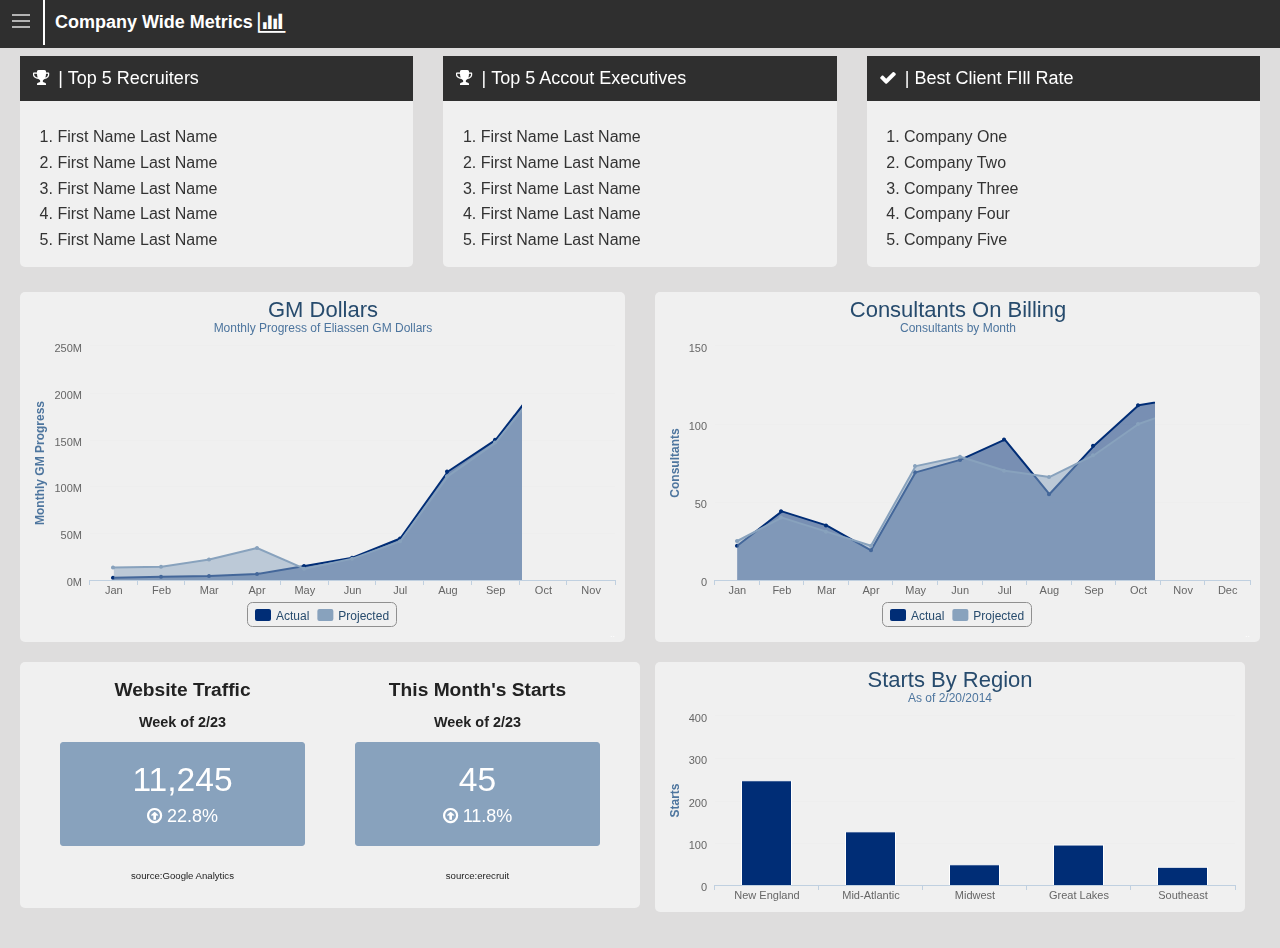
<file: Index.html>
<!doctype html>
<html class="no-js" lang="en">
  <head>
    <meta charset="utf-8" />
    <meta name="viewport" content="width=device-width, initial-scale=1.0" />
    <title>Eliassen Quick Outlook</title>
    <link rel="stylesheet" href="css/foundation.css" />
    <script src="js/vendor/modernizr.js"></script>
<link href="//netdna.bootstrapcdn.com/font-awesome/4.0.3/css/font-awesome.css" rel="stylesheet">
	
	<script type="text/javascript" src="http://ajax.googleapis.com/ajax/libs/jquery/1.8.2/jquery.min.js"></script>
   
		
		
		
		
		
		
		<!--GM DOLLARS CHART-->
		<script type="text/javascript">
$(function () {
        $('#gmcompany').highcharts({
            chart: {
                backgroundColor: '#F0F0F0',
                type: 'area'
            },
            title: {
                text: 'GM Dollars '
            },
            subtitle: {
                text: 'Monthly Progress of Eliassen GM Dollars'
            },
           xAxis: {
                categories: ['Jan', 'Feb', 'Mar', 'Apr', 'May', 'Jun', 'Jul', 'Aug', 'Sep', 'Oct', 'Nov', 'Dec']
            },
            yAxis: {
                gridLineColor: '#EEEEEE',
                
                title: {
                    text: 'Monthly GM Progress'
                },
                
                
            
            
                
                
                labels: {
                    formatter: function() {
                        return this.value / 1000000 +'M';
                    }
                }
            },
           tooltip: {
                formatter: function() {
                    return '<b>'+ this.series.name +'</b><br/>'+
                    this.x +': '+ this.y;
                }
            },
            plotOptions: {
                series: {
                fillOpacity: 0.50
            },
                area: {
                    pointStart:0,
                    marker: {
                        enabled: true,
                        symbol: 'circle',
                        radius: 2,
                        states: {
                            hover: {
                                enabled: true
                            }
                        }
                    }
                }
            },
            series: [{
                name: 'Actual',
                data: [2330495, 3405239, 4192814, 6419232, 14929316, 23826119, 44321512, 115936492, 149789352, 215274895, 230362876
                 ]
            }, {
                name: 'Projected',
                data: [
                 13304950, 14052390, 21928140, 34192320, 11929316, 22826119, 41321512, 110936492, 146789352, 210274895, 219362876
               ]
            }]
        });
    });
		</script>
		<!--END GM DOLLARS-->
		
		<!--START STARTS BY REGION-->
		<script type="text/javascript">
$(function () {
        $('#startsbyregion').highcharts({
            chart: {
                 backgroundColor: '#F0F0F0',
                type: 'column'
            },
            title: {
                text: 'Starts By Region'
            },
            subtitle: {
                text: 'As of 2/20/2014'
            },
            xAxis: {
                categories: ['New England', 'Mid-Atlantic', 'Midwest', 'Great Lakes', 'Southeast', 'National', 'Agile', 'Life Sciences'],
                title: {
                    text: null
                }
            },
            yAxis: {
                gridLineColor: '#EEEEEE',
                min: 0,
                title: {
                    text: 'Starts',
                    align: 'middle'
                },
                labels: {
                    overflow: 'justify'
                }
            },
            tooltip: {
                valueSuffix: ' Starts'
            },
            plotOptions: {
                bar: {
                    dataLabels: {
                        enabled: true
                    }
                }
            },
            legend: {
                layout: 'vertical',
                align: 'right',
                verticalAlign: 'top',
                x: -40,
                y: 100,
                floating: true,
                borderWidth: 1,
                backgroundColor: '#FFFFFF',
                shadow: true,
                enabled: false
            },
            credits: {
                enabled: false
            },
            series: [{
                name: '2014',
                data: [301, 155, 59, 115, 53]
            }]
        });
    });
    	</script>
<!--END STARTS BY REGION-->
		
	
	<!--Consultants On Billing CHART-->
		<script type="text/javascript">
$(function () {
        $('#conbilling').highcharts({
            chart:{
                backgroundColor: '#F0f0f0', 
                type: 'area'
            },
            
            title: {
                text: 'Consultants On Billing '
            },
            subtitle: {
                text: 'Consultants by Month'
            },
           xAxis: {
                categories: ['Jan', 'Feb', 'Mar', 'Apr', 'May', 'Jun', 'Jul', 'Aug', 'Sep', 'Oct', 'Nov', 'Dec']
            },
            yAxis: {
            gridLineColor: '#EEEEEE',
                title: {
                    text: 'Consultants'
                },
                labels: {
                    formatter: function() {
                        return this.value / 1 +' ';
                    }
                }
            },
           tooltip: {
                formatter: function() {
                    return '<b>'+ this.series.name +'</b><br/>'+
                    this.x +': '+ this.y;
                }
            },
            plotOptions: {
                series: {
                fillOpacity: 0.50
            },
                area: {
                    pointStart:0,
                    marker: {
                        enabled: true,
                        symbol: 'circle',
                        radius: 2,
                        states: {
                            hover: {
                                enabled: true
                            }
                        }
                    }
                }
            },
            series: [{
                name: 'Actual',
                data: [22, 44, 35, 19, 69, 77, 90, 55, 86, 112, 117, 122
                 ]
            }, {
                name: 'Projected',
                data: [
                 25, 40, 31, 22, 73, 79, 70, 66, 80, 100, 110, 136
               ]
            }]
        });
    });
		</script>
		<!--END consultants on billing-->
	
	

	<body>

	<div class="off-canvas-wrap">
  <div class="inner-wrap">
    <nav class="tab-bar">
      <section class="left-small">
        <a class="left-off-canvas-toggle menu-icon" ><span></span></a>
      </section>

      <section class="middle tab-bar-section">
                <h1 class="title">Company Wide Metrics <i class="fa fa-bar-chart-o fa-lg"></i></h1>

      </section>
    </nav>

    <aside class="left-off-canvas-menu">
      <ul class="off-canvas-list">
        <li><label>Menu</label></li>
    
        <li><a href="#"><i class="fa-fw fa fa-circle fa-1x"></i>&nbsp;Company Overview</a></li>
        <li> <a href="monthly-regional.html"><i class="fa-fw fa fa-map-marker fa-1x"></i>&nbsp;Monthly Regional</a></li>
        <li> <a href="weekly-regional.html"><i class="fa-fw fa fa-group fa-1x"></i> &nbsp;Weekly Regional</a></li>
        <li> <a href="weekly-regional.html"><i class="fa-fw fa fa-building-o fa-1x"></i>&nbsp;Monthly By Office</a></li>
        
      </ul>
    </aside>

    <section class="main-section">
	<!--END NAVIGATION CONTAINER-->
	
	
	
	
	
	
	
	
	
	<!--GRID CONTAINER-->
	
	<div class="large-12 columns" style="padding:5px;">
	
	
	
	<!--top performers-->
	<div class="large-4 columns">
    <div class="box">
      <h5><i class="fa-fw fa fa-trophy"></i>&nbsp;|&nbsp;Top 5 Recruiters</h5>

      <ol>
        <li>First Name Last Name</li>

        <li>First Name Last Name</li>

        <li>First Name Last Name</li>

        <li>First Name Last Name</li>

        <li>First Name Last Name</li>
      </ol>
    </div>
  </div>
    
    
	<div class="large-4 columns">
	    <div class="box">
      <h5><i class="fa-fw fa fa-trophy"></i>&nbsp;|&nbsp;Top 5 Accout Executives</h5>

      <ol>
        <li>First Name Last Name</li>

        <li>First Name Last Name</li>

        <li>First Name Last Name</li>

        <li>First Name Last Name</li>

        <li>First Name Last Name</li>
      </ol>
    </div>
	</div>
	
	
	<div class="large-4 columns">
	    <div class="box">
      <h5><i class="fa-fw fa fa-check"></i>&nbsp;|&nbsp;Best Client FIll Rate</h5>

      <ol>
        <li>Company One</li>

        <li>Company Two</li>

        <li>Company Three</li>

        <li>Company Four</li>

        <li>Company Five</li>
      </ol>
    </div>
	</div>
	
	
	
	
	<!--start first container-->
<div class="larger-12 columns" style="margin-bottom:5px; padding:0px;">
<div class="large-6 columns">
<div id="gmcompany" style="width:100%; height:350px; margin-top:5px;"></div>
</div>

 <div class="large-6 columns">
 	         <div id="conbilling" style="width:100%; height:350px; margin-top:5px;"></div>
 	     </div>


</div>

<!--end first container-->









<!--start second container -->
<div class="large-12 columns" style="padding:15px;">

    
    <!--start split container-->
    <div class="large-6 columns" style="background-color:#F0f0f0; border-radius:5px; margin-bottom:15px;">
    <div class="large-6 columns" style="padding:10px;">
    
    <div class="large-12 medium-12 columns" style="text-align:center;">
        <h3 class="itemname">Website Traffic</h3>
        <h4 class="itemweek">Week of 2/23</h4>
        <div class="panel">
        <h1 class="numbers">11,245</h1>  <h5><i class="fa fa-arrow-circle-o-up fa-1x"></i>&nbsp;22.8%</h5>
        </div>
        <small>source:Google Analytics</small>
        <br><br>
     </div>
    </div>

    
    
    
    
    <div class="large-6 columns" style="padding:10px;">

<div class="large-12 medium-12 columns" style="text-align:center;">

          <h3 class="itemname">This Month's Starts</h3>
        <h4 class="itemweek">Week of 2/23</h4>
        <div class="panel">
        <h1 class="numbers">45</h1>  <h5><i class="fa fa-arrow-circle-o-up fa-1x"></i>&nbsp;11.8%</h5>
        </div>
        <small>source:erecruit</small>
        <br>
        <br>
     </div>
     </div>
     </div>
     
<div class="large-6 medium-12 columns">
    
        <div id="startsbyregion" style="width:100%; height:250px;"></div>
       <br>
         </div>

         </div>
         <!--end second container-->
         	     
 	     </div><!--END GRID CONTAINER-->
 	      
 	     </section>

  <a class="exit-off-canvas"></a>
  </div>
</div>
 
 	  
 	     
 	  
 	     
 	     <script src="js/highcharts/highcharts.js"></script>
        <script src="js/foundation.min.js"></script>
    <script>
      $(document).foundation();
    </script>
    
    
    
  </body>
</html>
</file>
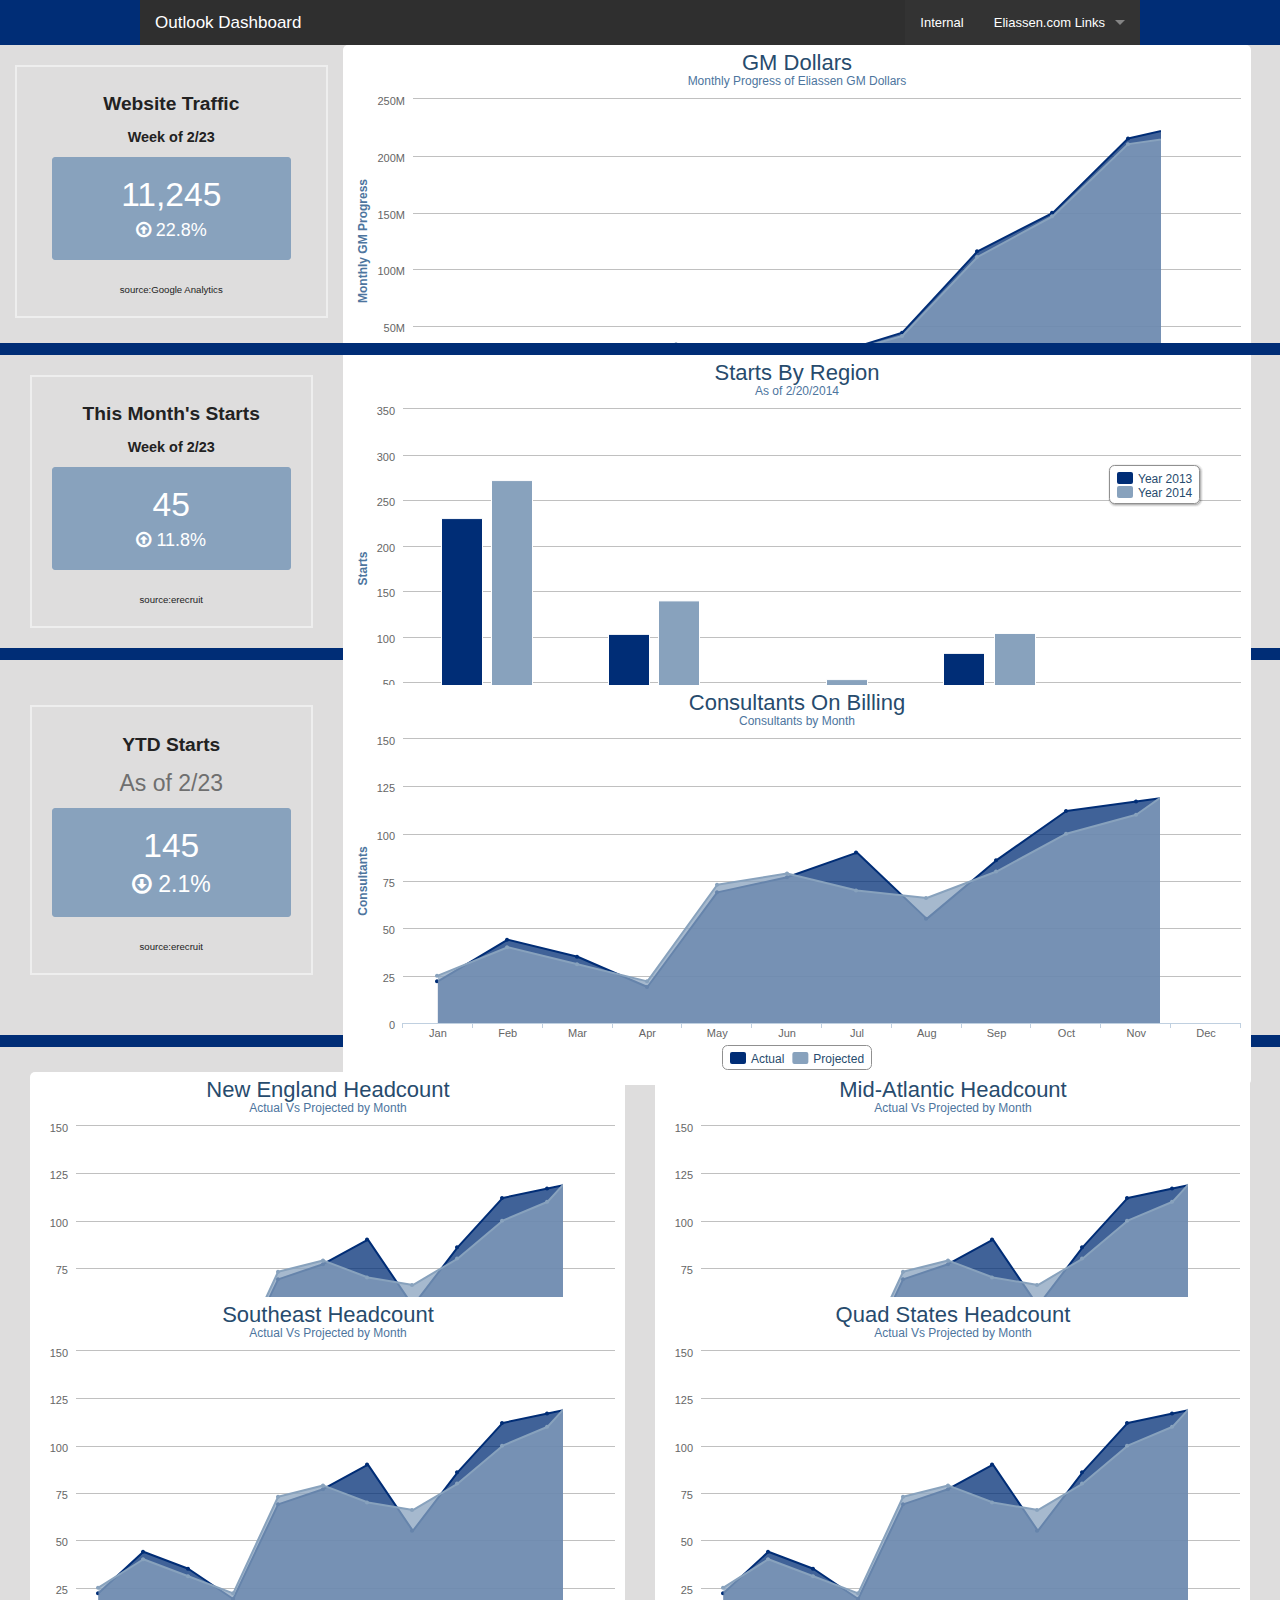
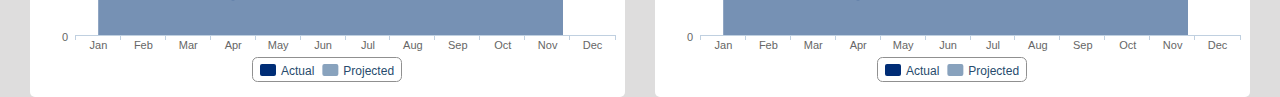
<file: index-Top-Bar.html>
<!doctype html>
<html class="no-js" lang="en">
  <head>
    <meta charset="utf-8" />
    <meta name="viewport" content="width=device-width, initial-scale=1.0" />
    <title>Eliassen Quick Outlook</title>
    <link rel="stylesheet" href="css/foundation.css" />
    <script src="js/vendor/modernizr.js"></script>
<link href="//netdna.bootstrapcdn.com/font-awesome/4.0.3/css/font-awesome.css" rel="stylesheet">
	
	<script type="text/javascript" src="http://ajax.googleapis.com/ajax/libs/jquery/1.8.2/jquery.min.js"></script>

		
		
		<!--GM DOLLARS CHART-->
		<script type="text/javascript">
$(function () {
        $('#gmcompany').highcharts({
            chart: {
                type: 'area'
            },
            title: {
                text: 'GM Dollars '
            },
            subtitle: {
                text: 'Monthly Progress of Eliassen GM Dollars'
            },
           xAxis: {
                categories: ['Jan', 'Feb', 'Mar', 'Apr', 'May', 'Jun', 'Jul', 'Aug', 'Sep', 'Oct', 'Nov', 'Dec']
            },
            yAxis: {
                title: {
                    text: 'Monthly GM Progress'
                },
                labels: {
                    formatter: function() {
                        return this.value / 1000000 +'M';
                    }
                }
            },
           tooltip: {
                formatter: function() {
                    return '<b>'+ this.series.name +'</b><br/>'+
                    this.x +': '+ this.y;
                }
            },
            plotOptions: {
                area: {
                    pointStart:0,
                    marker: {
                        enabled: true,
                        symbol: 'circle',
                        radius: 2,
                        states: {
                            hover: {
                                enabled: true
                            }
                        }
                    }
                }
            },
            series: [{
                name: 'Actual',
                data: [2330495, 3405239, 4192814, 6419232, 14929316, 23826119, 44321512, 115936492, 149789352, 215274895, 230362876
                 ]
            }, {
                name: 'Projected',
                data: [
                 13304950, 14052390, 21928140, 34192320, 11929316, 22826119, 41321512, 110936492, 146789352, 210274895, 219362876
               ]
            }]
        });
    });
		</script>
		<!--END GM DOLLARS-->
		
		<!--START STARTS BY REGION-->
		<script type="text/javascript">
$(function () {
        $('#startsbyregion').highcharts({
            chart: {
                type: 'column'
            },
            title: {
                text: 'Starts By Region'
            },
            subtitle: {
                text: 'As of 2/20/2014'
            },
            xAxis: {
                categories: ['New England', 'Mid-Atlantic', 'Midwest', 'Great Lakes', 'Southeast', 'National', 'Agile', 'Life Sciences'],
                title: {
                    text: null
                }
            },
            yAxis: {
                min: 0,
                title: {
                    text: 'Starts',
                    align: 'middle'
                },
                labels: {
                    overflow: 'justify'
                }
            },
            tooltip: {
                valueSuffix: ' Starts'
            },
            plotOptions: {
                bar: {
                    dataLabels: {
                        enabled: true
                    }
                }
            },
            legend: {
                layout: 'vertical',
                align: 'right',
                verticalAlign: 'top',
                x: -40,
                y: 100,
                floating: true,
                borderWidth: 1,
                backgroundColor: '#FFFFFF',
                shadow: true
            },
            credits: {
                enabled: false
            },
            series: [{
                name: 'Year 2013',
                data: [254, 114, 52, 91, 29]
            }, {
                name: 'Year 2014',
                data: [301, 155, 59, 115, 53]
            }]
        });
    });
    	</script>
<!--END STARTS BY REGION-->
		
	
	<!--Consultants On Billing CHART-->
		<script type="text/javascript">
$(function () {
        $('#conbilling').highcharts({
            chart: {
                type: 'area'
            },
            title: {
                text: 'Consultants On Billing '
            },
            subtitle: {
                text: 'Consultants by Month'
            },
           xAxis: {
                categories: ['Jan', 'Feb', 'Mar', 'Apr', 'May', 'Jun', 'Jul', 'Aug', 'Sep', 'Oct', 'Nov', 'Dec']
            },
            yAxis: {
                title: {
                    text: 'Consultants'
                },
                labels: {
                    formatter: function() {
                        return this.value / 1 +' ';
                    }
                }
            },
           tooltip: {
                formatter: function() {
                    return '<b>'+ this.series.name +'</b><br/>'+
                    this.x +': '+ this.y;
                }
            },
            plotOptions: {
                area: {
                    pointStart:0,
                    marker: {
                        enabled: true,
                        symbol: 'circle',
                        radius: 2,
                        states: {
                            hover: {
                                enabled: true
                            }
                        }
                    }
                }
            },
            series: [{
                name: 'Actual',
                data: [22, 44, 35, 19, 69, 77, 90, 55, 86, 112, 117, 122
                 ]
            }, {
                name: 'Projected',
                data: [
                 25, 40, 31, 22, 73, 79, 70, 66, 80, 100, 110, 136
               ]
            }]
        });
    });
		</script>
		<!--END consultants on billing-->
	
	
	<!--New England Headcount-->
			<script type="text/javascript">
$(function () {
        $('#neheadcount').highcharts({
            chart: {
                type: 'area'
            },
            title: {
                text: 'New England Headcount '
            },
            subtitle: {
                text: 'Actual Vs Projected by Month'
            },
           xAxis: {
                categories: ['Jan', 'Feb', 'Mar', 'Apr', 'May', 'Jun', 'Jul', 'Aug', 'Sep', 'Oct', 'Nov', 'Dec']
            },
            yAxis: {
                title: {
                    text: ' '
                },
                labels: {
                    formatter: function() {
                        return this.value / 1 +' ';
                    }
                }
            },
           tooltip: {
                formatter: function() {
                    return '<b>'+ this.series.name +'</b><br/>'+
                    this.x +': '+ this.y;
                }
            },
            plotOptions: {
                area: {
                    pointStart:0,
                    marker: {
                        enabled: true,
                        symbol: 'circle',
                        radius: 2,
                        states: {
                            hover: {
                                enabled: true
                            }
                        }
                    }
                }
            },
            series: [{
                name: 'Actual',
                data: [22, 44, 35, 19, 69, 77, 90, 55, 86, 112, 117, 122
                 ]
            }, {
                name: 'Projected',
                data: [
                 25, 40, 31, 22, 73, 79, 70, 66, 80, 100, 110, 136
               ]
            }]
        });
    });
		</script>
	<!--End New Enlgand Headcount-->
	
	
	
	
	<!--Mid-Atlantic Headcount-->
			<script type="text/javascript">
$(function () {
        $('#midatlanticheadcount').highcharts({
            chart: {
                type: 'area'
            },
            title: {
                text: 'Mid-Atlantic Headcount '
            },
            subtitle: {
                text: 'Actual Vs Projected by Month'
            },
           xAxis: {
                categories: ['Jan', 'Feb', 'Mar', 'Apr', 'May', 'Jun', 'Jul', 'Aug', 'Sep', 'Oct', 'Nov', 'Dec']
            },
            yAxis: {
                title: {
                    text: ' '
                },
                labels: {
                    formatter: function() {
                        return this.value / 1 +' ';
                    }
                }
            },
           tooltip: {
                formatter: function() {
                    return '<b>'+ this.series.name +'</b><br/>'+
                    this.x +': '+ this.y;
                }
            },
            plotOptions: {
                area: {
                    pointStart:0,
                    marker: {
                        enabled: true,
                        symbol: 'circle',
                        radius: 2,
                        states: {
                            hover: {
                                enabled: true
                            }
                        }
                    }
                }
            },
            series: [{
                name: 'Actual',
                data: [22, 44, 35, 19, 69, 77, 90, 55, 86, 112, 117, 122
                 ]
            }, {
                name: 'Projected',
                data: [
                 25, 40, 31, 22, 73, 79, 70, 66, 80, 100, 110, 136
               ]
            }]
        });
    });
		</script>
	<!--End Mid-Atlantic Headcount-->
	
	
	
	<!--Southeast Headcount-->
			<script type="text/javascript">
$(function () {
        $('#southeastheadcount').highcharts({
            chart: {
                type: 'area'
            },
            title: {
                text: 'Southeast Headcount '
            },
            subtitle: {
                text: 'Actual Vs Projected by Month'
            },
           xAxis: {
                categories: ['Jan', 'Feb', 'Mar', 'Apr', 'May', 'Jun', 'Jul', 'Aug', 'Sep', 'Oct', 'Nov', 'Dec']
            },
            yAxis: {
                title: {
                    text: ' '
                },
                labels: {
                    formatter: function() {
                        return this.value / 1 +' ';
                    }
                }
            },
           tooltip: {
                formatter: function() {
                    return '<b>'+ this.series.name +'</b><br/>'+
                    this.x +': '+ this.y;
                }
            },
            plotOptions: {
                area: {
                    pointStart:0,
                    marker: {
                        enabled: true,
                        symbol: 'circle',
                        radius: 2,
                        states: {
                            hover: {
                                enabled: true
                            }
                        }
                    }
                }
            },
            series: [{
                name: 'Actual',
                data: [22, 44, 35, 19, 69, 77, 90, 55, 86, 112, 117, 122
                 ]
            }, {
                name: 'Projected',
                data: [
                 25, 40, 31, 22, 73, 79, 70, 66, 80, 100, 110, 136
               ]
            }]
        });
    });
		</script>
	<!--End Southeast Headcount-->
	
	
	<!--Quadstates Headcount-->
			<script type="text/javascript">
$(function () {
        $('#quadstatesheadcount').highcharts({
            chart: {
                type: 'area'
            },
            title: {
                text: 'Quad States Headcount '
            },
            subtitle: {
                text: 'Actual Vs Projected by Month'
            },
           xAxis: {
                categories: ['Jan', 'Feb', 'Mar', 'Apr', 'May', 'Jun', 'Jul', 'Aug', 'Sep', 'Oct', 'Nov', 'Dec']
            },
            yAxis: {
                title: {
                    text: ' '
                },
                labels: {
                    formatter: function() {
                        return this.value / 1 +' ';
                    }
                }
            },
           tooltip: {
                formatter: function() {
                    return '<b>'+ this.series.name +'</b><br/>'+
                    this.x +': '+ this.y;
                }
            },
            plotOptions: {
                area: {
                    pointStart:0,
                    marker: {
                        enabled: true,
                        symbol: 'circle',
                        radius: 2,
                        states: {
                            hover: {
                                enabled: true
                            }
                        }
                    }
                }
            },
            series: [{
                name: 'Actual',
                data: [22, 44, 35, 19, 69, 77, 90, 55, 86, 112, 117, 122
                 ]
            }, {
                name: 'Projected',
                data: [
                 25, 40, 31, 22, 73, 79, 70, 66, 80, 100, 110, 136
               ]
            }]
        });
    });
		</script>
	<!--End Quad States Headcount-->
	
	
	
	
	
	
	
	
	
	
	
	<body>

	<!--start sticky nav-->
	<div class="contain-to-grid sticky">
	<nav class="top-bar" data-topbar>
  <ul class="title-area">
    <li class="name">
      <h1><a href="#">Outlook Dashboard</a></h1>
    </li>
    <li class="toggle-topbar menu-icon"><a href="#">Menu</a></li>
  </ul>

  <section class="top-bar-section">
    <!-- Right Nav Section -->
    <ul class="right">
      <li><a href="#">Internal</a></li>
      <li class="has-dropdown">
        <a href="#">Eliassen.com Links</a>
        <ul class="dropdown">
          <li><a href="#">Set Link List Here</a></li>
        </ul>
      </li>
    </ul>
  </section>
</nav>
	<!--end sticky nav-->
	
	
	</div>
	
	<!--start first container-->
<div class="larger-12 columns" style="margin-bottom:25px;">
    <div class="large-3 columns" style="padding:20px; border:2px solid #EEEEEE; margin-top:20px;">
    
    <div class="large-12 medium-12 columns" style="text-align:center;">
        <h3 class="itemname">Website Traffic</h3>
        <h4 class="itemweek">Week of 2/23</h4>
        <div class="panel">
        <h1 class="numbers">11,245</h1>  <h5><i class="fa fa-arrow-circle-o-up fa-1x"></i>&nbsp;22.8%</h5>
        </div>
        <small>source:Google Analytics</small>
     </div>
    </div>



<div class="large-9 columns">
<div id="gmcompany" style="width:100%; height:70%; max-height:250px;"></div>
</div>
</div>

<!--end first container-->

<!--start second container -->

<div class="large-12 columns" style="margin-bottom:25px; border-bottom:solid #002d76 12px; border-top:solid #002d76 12px;">

    <div class="large-3 columns" style="margin-bottom:20px;">

<div class="large-12 medium-12 columns" style="text-align:center; border:2px #EEEEEE solid;  margin-top:20px; padding:20px;">

          <h3 class="itemname">This Month's Starts</h3>
        <h4 class="itemweek">Week of 2/23</h4>
        <div class="panel">
        <h1 class="numbers">45</h1>  <h5><i class="fa fa-arrow-circle-o-up fa-1x"></i>&nbsp;11.8%</h5>
        </div>
        <small>source:erecruit</small>
     </div>
     
     </div>
     
<div class="large-9 medium-12 columns">
    
        <div id="startsbyregion" style="width:100%;  height:70%; max-height:250px;"></div>
        </div>

         </div>
         <!--end second container-->
        
     	  
     	  <!--start container three-->
     	  <div class="large-12 columns" style="margin-bottom:25px; border-bottom: 12px solid #002d76;">

     	     <div class="large-3 columns">
<div class="large-12 medium-12 columns" style="text-align:center; border:2px #EEEEEE solid;  margin-top:20px; padding:20px;">

          <h3 class="itemname">YTD Starts</h3>
        <h4 class="subheader">As of 2/23</h4>
        <div class="panel">
        <h1 class="numbers">145</h1>  <h4><i class="fa fa-arrow-circle-o-down fa-1x"></i>&nbsp;2.1%</h4>
        </div>
        <small>source:erecruit</small>
     </div>
     </div>
 	     <div class="large-9 columns">
 	         <div id="conbilling" style="width:100%; height:100%; max-height:350px;"></div>
 	     </div>
 	     </div>
 	     <!--end container three-->
 	  
 	  
 	  
 	  
 	  
<div class="large-12 columns" style="margin-bottom:25px;">
    
        <div class="large-6 columns">
        <div id="neheadcount" style="width:100%; height:100%; max-height:200px;">
        </div>
        </div>
        
        <div class="large-6 columns">
            <div id="midatlanticheadcount" style="width:100%; height:100%; max-height:200px;">
        </div>
        </div>

</div> 	     
 	     
 	     <div class="large-12 columns" style="margin-bottom:25px;">
 	     <div class="large-6 columns">
 	     <div id="southeastheadcount" style="width:100%; height:100%; max-height:200px;"></div>
</div>
 	     <div class="large-6 columns">
 	     <div id="quadstatesheadcount" style="width:100%; height:100%; max-height:200px;"></div>
</div>
</div>
 	     
 	     
 	     
 	    <!--Start Footer--> 
 	     <div class="large-12 columns" style="background-color:#EEEEEE;">
 	         
 	         
 	     </div>
 	     <!--End Footer-->
 	     
 	     
 	     
 	     
 	     
 	     <script src="js/highcharts/highcharts.js"></script>
        <script src="js/foundation.min.js"></script>
    <script>
      $(document).foundation();
    </script>
  </body>
</html>
</file>
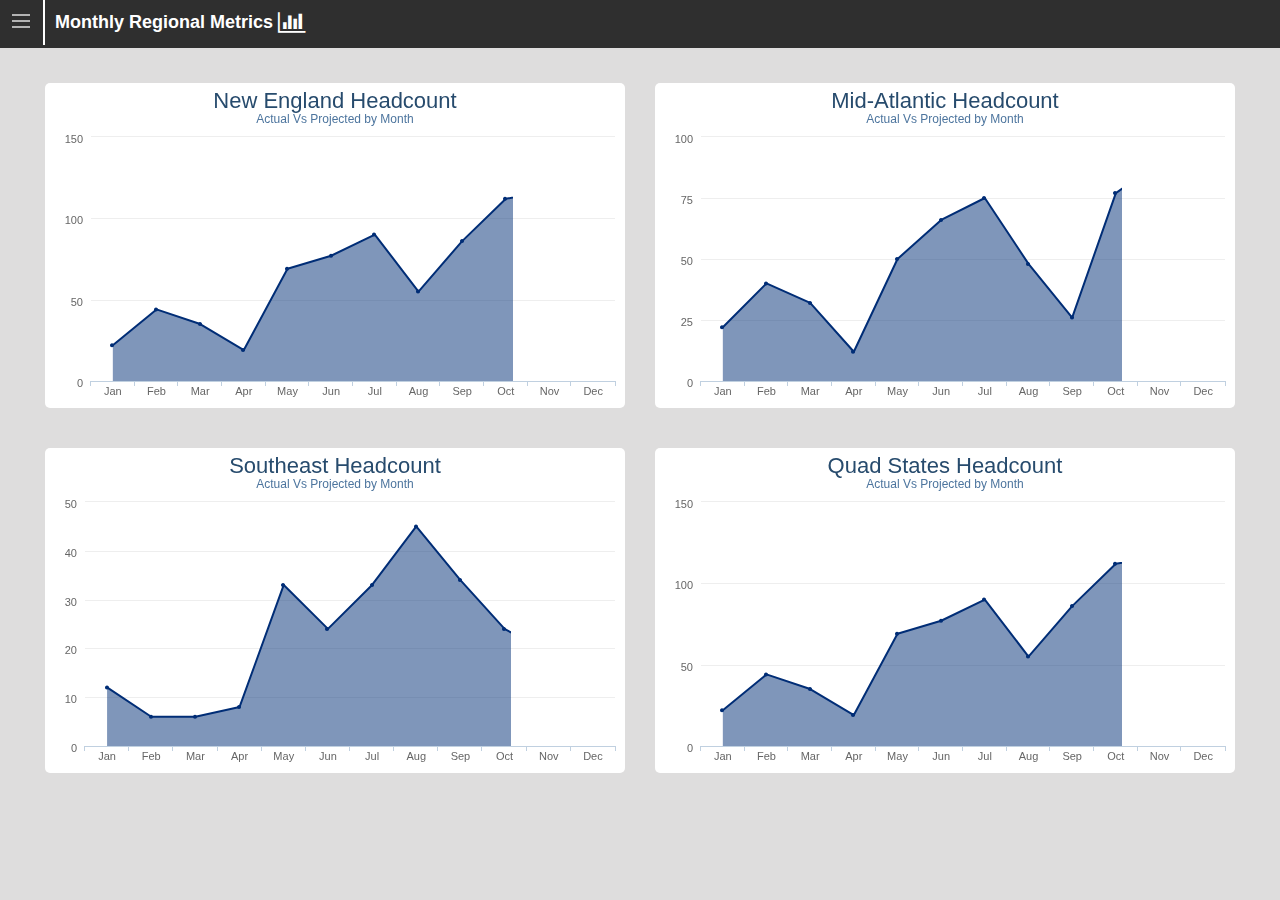
<file: monthly-regional.html>
<!doctype html>
<html class="no-js" lang="en">
  <head>
    <meta charset="utf-8" />
    <meta name="viewport" content="width=device-width, initial-scale=1.0" />
    <title>Eliassen Quick Outlook</title>
    <link rel="stylesheet" href="css/foundation.css" />
    <script src="js/vendor/modernizr.js"></script>
<link href="//netdna.bootstrapcdn.com/font-awesome/4.0.3/css/font-awesome.css" rel="stylesheet">
	
	<script type="text/javascript" src="http://ajax.googleapis.com/ajax/libs/jquery/1.8.2/jquery.min.js"></script>
    <script type="text/javascript">
        $(document).ready(function() {

	//GET BROWSER WINDOW HEIGHT
	var currHeight = $(window).height();
	//SET HEIGHT OF SIDEBAR AND CONTENT ELEMENTS
	$('#sidebar, #content').css('height', currHeight);

	//ON RESIZE OF WINDOW
	$(window).resize(function() {

		//GET NEW HEIGHT
		var currHeight = $(window).height();	
		//RESIZE BOTH ELEMENTS TO NEW HEIGHT
		$('#sidebar, #content').css('height', currHeight);

	});

});
    </script>
		
		

	
	<!--New England Headcount-->
			<script type="text/javascript">
$(function () {
        $('#neheadcount').highcharts({
            chart: {
                type: 'area'
            },
            title: {
                text: 'New England Headcount '
            },
            subtitle: {
                text: 'Actual Vs Projected by Month'
            },
           xAxis: {
                categories: ['Jan', 'Feb', 'Mar', 'Apr', 'May', 'Jun', 'Jul', 'Aug', 'Sep', 'Oct', 'Nov', 'Dec']
            },
            yAxis: {
                gridLineColor: '#EEEEEE',
                title: {
                    text: ' '
                },
                labels: {
                    formatter: function() {
                        return this.value / 1 +' ';
                    }
                }
            },
           tooltip: {
                formatter: function() {
                    return '<b>'+ this.series.name +'</b><br/>'+
                    this.x +': '+ this.y;
                }
            },
            plotOptions: {
                series: {
                fillOpacity: 0.50
            },
                area: {
                    pointStart:0,
                    marker: {
                        enabled: true,
                        symbol: 'circle',
                        radius: 2,
                        states: {
                            hover: {
                                enabled: true
                            }
                        }
                    }
                }
            },
            
            legend: {
                layout: 'vertical',
                align: 'right',
                verticalAlign: 'top',
                x: -40,
                y: 100,
                floating: true,
                borderWidth: 1,
                backgroundColor: '#FFFFFF',
                shadow: true,
                enabled: false
            },
            
            
            
            series: [{
                name: 'Starts',
                data: [22, 44, 35, 19, 69, 77, 90, 55, 86, 112, 117, 122
                 ]
            }]
        });
    });
		</script>
	<!--End New Enlgand Headcount-->
	
	
	
	
	<!--Mid-Atlantic Headcount-->
			<script type="text/javascript">
$(function () {
        $('#midatlanticheadcount').highcharts({
            chart: {
                type: 'area'
            },
            title: {
                text: 'Mid-Atlantic Headcount '
            },
            subtitle: {
                text: 'Actual Vs Projected by Month'
            },
           xAxis: {
                categories: ['Jan', 'Feb', 'Mar', 'Apr', 'May', 'Jun', 'Jul', 'Aug', 'Sep', 'Oct', 'Nov', 'Dec']
            },
            yAxis: {
                gridLineColor: '#EEEEEE',
                title: {
                    text: ' '
                },
                labels: {
                    formatter: function() {
                        return this.value / 1 +' ';
                    }
                }
            },
           tooltip: {
                formatter: function() {
                    return '<b>'+ this.series.name +'</b><br/>'+
                    this.x +': '+ this.y;
                }
            },
            plotOptions: {
                series: {
                fillOpacity: 0.50
            },
                area: {
                    pointStart:0,
                    marker: {
                        enabled: true,
                        symbol: 'circle',
                        radius: 2,
                        states: {
                            hover: {
                                enabled: true
                            }
                        }
                    }
                }
            },
            
            
            legend: {
                layout: 'vertical',
                align: 'right',
                verticalAlign: 'top',
                x: -40,
                y: 100,
                floating: true,
                borderWidth: 1,
                backgroundColor: '#FFFFFF',
                shadow: true,
                enabled: false
            },
            series: [{
                name: 'Starts',
                data: [22, 40, 32, 12, 50, 66, 75, 48, 26, 77, 90, 47
                 ]
            }]
        });
    });
		</script>
	<!--End Mid-Atlantic Headcount-->
	
	
	
	<!--Southeast Headcount-->
			<script type="text/javascript">
$(function () {
        $('#southeastheadcount').highcharts({
            chart: {
                type: 'area'
            },
            title: {
                text: 'Southeast Headcount '
            },
            subtitle: {
                text: 'Actual Vs Projected by Month'
            },
           xAxis: {
                categories: ['Jan', 'Feb', 'Mar', 'Apr', 'May', 'Jun', 'Jul', 'Aug', 'Sep', 'Oct', 'Nov', 'Dec']
            },
            yAxis: {
                gridLineColor: '#EEEEEE',
                title: {
                    text: ' '
                },
                labels: {
                    formatter: function() {
                        return this.value / 1 +' ';
                    }
                }
            },
           tooltip: {
                formatter: function() {
                    return '<b>'+ this.series.name +'</b><br/>'+
                    this.x +': '+ this.y;
                }
            },
            plotOptions: {
                 
                 series: {
                fillOpacity: 0.50
            },
                area: {
                    pointStart:0,
                    marker: {
                        enabled: true,
                        symbol: 'circle',
                        radius: 2,
                        states: {
                            hover: {
                                enabled: true
                            }
                        }
                    }
                }
            },
            
            legend: {
                layout: 'vertical',
                align: 'right',
                verticalAlign: 'top',
                x: -40,
                y: 100,
                floating: true,
                borderWidth: 1,
                backgroundColor: '#FFFFFF',
                shadow: true,
                enabled: false
            },
            series: [{
                name: 'Starts',
                data: [12, 6, 6, 8, 33, 24, 33, 45, 34, 24, 19, 9
                 ]
            }]
        });
    });
		</script>
	<!--End Southeast Headcount-->
	
	
	<!--Quadstates Headcount-->
			<script type="text/javascript">
$(function () {
        $('#quadstatesheadcount').highcharts({
            chart: {
                type: 'area'
            },
            title: {
                text: 'Quad States Headcount '
            },
            subtitle: {
                text: 'Actual Vs Projected by Month'
            },
           xAxis: {
                categories: ['Jan', 'Feb', 'Mar', 'Apr', 'May', 'Jun', 'Jul', 'Aug', 'Sep', 'Oct', 'Nov', 'Dec']
            },
            yAxis: {
                gridLineColor: '#EEEEEE',
                title: {
                    text: ' '
                },
                labels: {
                    formatter: function() {
                        return this.value / 1 +' ';
                    }
                }
            },
           tooltip: {
                formatter: function() {
                    return '<b>'+ this.series.name +'</b><br/>'+
                    this.x +': '+ this.y;
                }
            },
            plotOptions: {
                series: {
                fillOpacity: 0.50
            },
                area: {
                    pointStart:0,
                    marker: {
                        enabled: true,
                        symbol: 'circle',
                        radius: 2,
                        states: {
                            hover: {
                                enabled: true
                            }
                        }
                    }
                }
            },
            
            legend: {
                layout: 'vertical',
                align: 'right',
                verticalAlign: 'top',
                x: -40,
                y: 100,
                floating: true,
                borderWidth: 1,
                backgroundColor: '#FFFFFF',
                shadow: true,
                enabled: false
            },
            series: [{
                name: 'Starts',
                data: [22, 44, 35, 19, 69, 77, 90, 55, 86, 112, 117, 122
                 ]
            }]
        });
    });
		</script>
	<!--End Quad States Headcount-->
	
	
	
	
	
	
	
	
	
	
	
	<body>
	<div class="off-canvas-wrap">
  <div class="inner-wrap">
    <nav class="tab-bar">
      <section class="left-small">
        <a class="left-off-canvas-toggle menu-icon" ><span></span></a>
      </section>

      <section class="middle tab-bar-section">
        <h1 class="title">Monthly Regional Metrics <i class="fa fa-bar-chart-o fa-lg"></i></h1>
      </section>
    </nav>

    <aside class="left-off-canvas-menu">
      <ul class="off-canvas-list">
        <li><label>Menu</label></li>
        <li><a href="Index.html"><i class="fa-fw fa fa-circle fa-1x"></i>&nbsp;Company Overview</a></li>
        <li> <a href="#"><i class="fa-fw fa fa-map-marker fa-1x"></i>&nbsp;Monthly Regional</a></li>
        <li> <a href="weekly-regional.html"><i class="fa-fw fa fa-group fa-1x"></i>&nbsp; Weekly Regional</a></li>
        <li> <a href="weekly-regional.html"><i class="fa-fw fa fa-building-o fa-1x"></i>&nbsp;Monthly By Office</a></li>
        
      </ul>
    </aside>

    <section class="main-section">
	<!--END NAVIGATION CONTAINER-->
	
	
	<!--GRID CONTAINER-->
	<div class="large-12 columns">
	
	
<!--start container three-->
     	 
 	     <!--end container three-->

<div class="large-12 columns" style="margin-bottom:25px; padding-top:20px; ">
    
        <div class="large-6 columns">
        <div id="neheadcount" style="width:100%; height:325px; margin-top:15px;">
        </div>
        </div>
        
        <div class="large-6 columns">
            <div id="midatlanticheadcount" style="width:100%; height:325px; margin-top:15px;">
        </div>
        </div>

</div> 	     
 	     
 	     <div class="large-12 columns" style="margin-bottom:15px;">
 	     <div class="large-6 columns">
 	     <div id="southeastheadcount" style="width:100%; height:325px; margin-top:15px;"></div>
</div>
 	     <div class="large-6 columns">
 	     <div id="quadstatesheadcount" style="width:100%; height:325px; margin-top:15px;"></div>
</div>
</div>
 	     
 	     </div><!--END GRID CONTAINER-->
 	     
 	     
 	     
 	     
 	     
 	     </section>

  <a class="exit-off-canvas"></a>

  </div>
</div>
 	     
 	     
 	     
 	     
 	   
 	     
 	     
 	     
 	     
 	     <script src="js/highcharts/highcharts.js"></script>
        <script src="js/foundation.min.js"></script>
    <script>
      $(document).foundation();
    </script>
  </body>
</html>
</file>
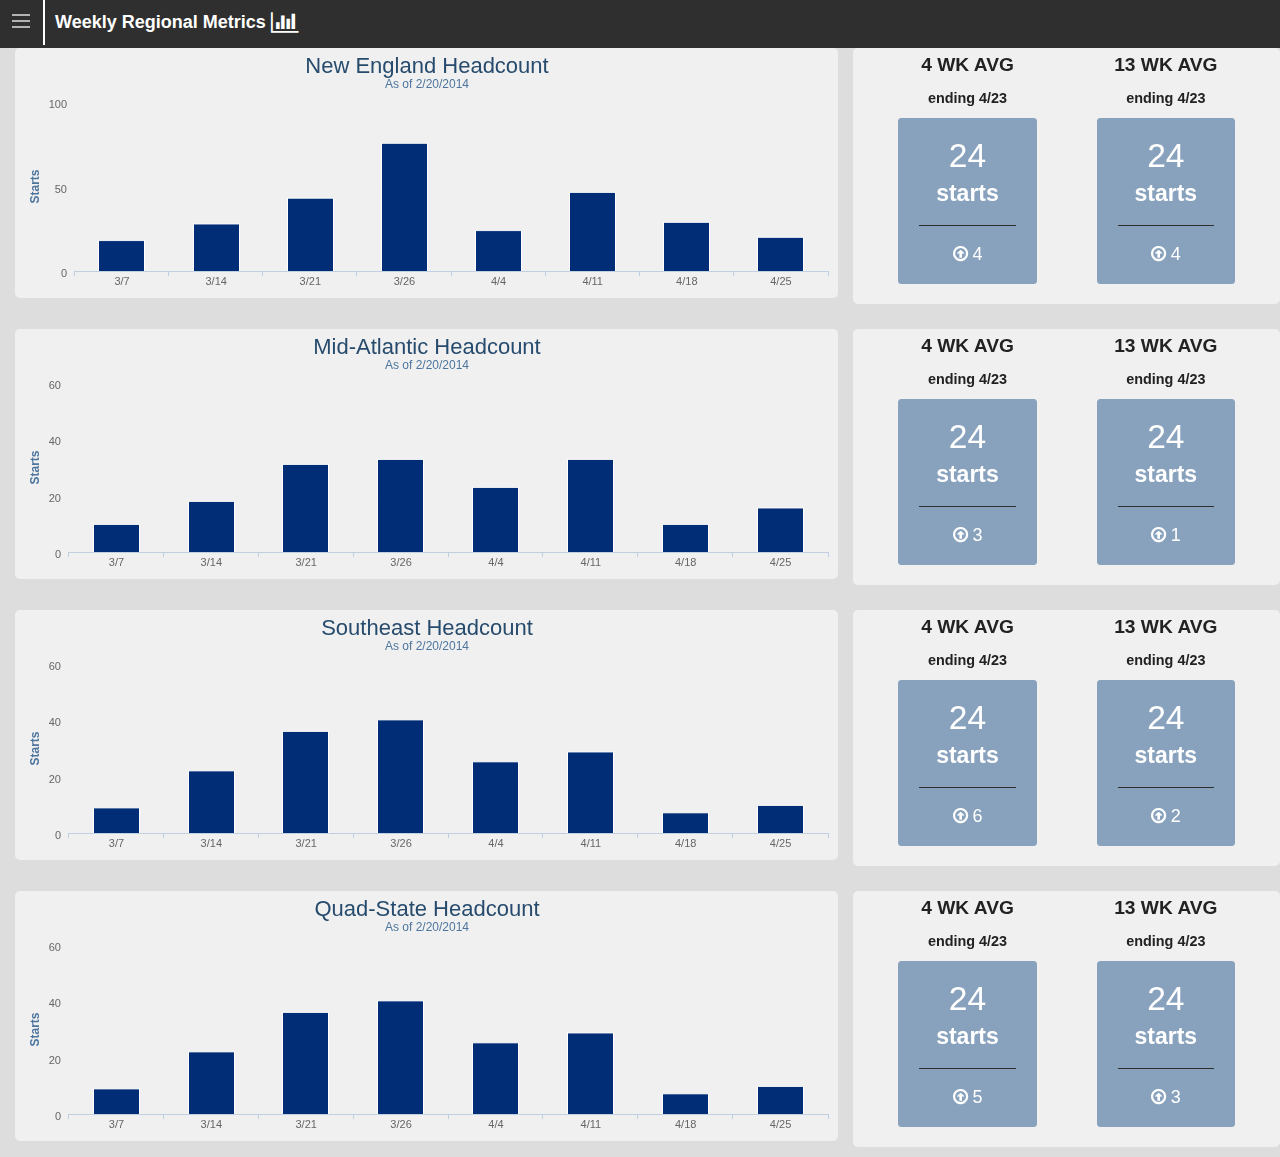
<file: weekly-regional.html>
<!doctype html>
<html class="no-js" lang="en">
  <head>
    <meta charset="utf-8" />
    <meta name="viewport" content="width=device-width, initial-scale=1.0" />
    <title>Eliassen Quick Outlook</title>
    <link rel="stylesheet" href="css/foundation.css" />
    <script src="js/vendor/modernizr.js"></script>
<link href="//netdna.bootstrapcdn.com/font-awesome/4.0.3/css/font-awesome.css" rel="stylesheet">
	
	<script type="text/javascript" src="http://ajax.googleapis.com/ajax/libs/jquery/1.8.2/jquery.min.js"></script>
   

		<!--New England Headcount-->
		<script type="text/javascript">
$(function () {
        $('#startsbyregion').highcharts({
            chart: {
                backgroundColor: '#F0f0f0', 
                type: 'column'
            },
            title: {
                text: 'New England Headcount'
            },
            subtitle: {
                text: 'As of 2/20/2014'
            },
            xAxis: {
                categories: ['3/7', '3/14', '3/21', '3/26', '4/4', '4/11', '4/18', '4/25'],
                title: {
                    text: null
                }
            },
            yAxis: {
                gridLineColor: '#EEEEEE',
                min: 0,
                title: {
                    text: 'Starts',
                    align: 'middle'
                },
                labels: {
                    overflow: 'justify'
                }
            },
            tooltip: {
                valueSuffix: ' Starts'
            },
            plotOptions: {
                bar: {
                    dataLabels: {
                        enabled: true
                    }
                }
            },
            legend: {
                layout: 'vertical',
                align: 'right',
                verticalAlign: 'top',
                x: -40,
                y: 100,
                floating: true,
                borderWidth: 1,
                backgroundColor: '#FFFFFF',
                shadow: true,
                enabled: false
            },
            credits: {
                enabled: false
            },
            series: [{
                name: '2014',
                data: [22, 34, 52, 91, 29, 56, 35, 24]
            }, ]
        });
    });
    	</script>
<!--New England Headcount-->
		
	
	
			<!--Mid Atlantic Headcount-->
		<script type="text/javascript">
$(function () {
        $('#midatlantic').highcharts({
            chart: {
                backgroundColor: '#F0f0f0', 
                type: 'column'
            },
            title: {
                text: 'Mid-Atlantic Headcount'
            },
            subtitle: {
                text: 'As of 2/20/2014'
            },
            xAxis: {
                categories: ['3/7', '3/14', '3/21', '3/26', '4/4', '4/11', '4/18', '4/25'],
                title: {
                    text: null
                }
            },
            yAxis: {
                gridLineColor: '#EEEEEE',
                min: 0,
                title: {
                    text: 'Starts',
                    align: 'middle'
                },
                labels: {
                    overflow: 'justify'
                }
            },
            tooltip: {
                valueSuffix: ' Starts'
            },
            plotOptions: {
                bar: {
                    dataLabels: {
                        enabled: true
                    }
                }
            },
            legend: {
                layout: 'vertical',
                align: 'right',
                verticalAlign: 'top',
                x: -40,
                y: 100,
                floating: true,
                borderWidth: 1,
                backgroundColor: '#FFFFFF',
                shadow: true,
                enabled: false
            },
            credits: {
                enabled: false
            },
            series: [{
                name: '2014',
                data: [12, 22, 38, 40, 28, 40, 12, 19]
            }, ]
        });
    });
    	</script>
<!--Mid Atlantic Headcount-->
	
	
	
				<!--Southeast Headcount-->
		<script type="text/javascript">
$(function () {
        $('#southeast').highcharts({
            chart: {
                backgroundColor: '#F0f0f0', 
                type: 'column'
            },
            title: {
                text: 'Southeast Headcount'
            },
            subtitle: {
                text: 'As of 2/20/2014'
            },
            xAxis: {
                categories: ['3/7', '3/14', '3/21', '3/26', '4/4', '4/11', '4/18', '4/25'],
                title: {
                    text: null
                }
            },
            yAxis: {
                gridLineColor: '#EEEEEE',
                min: 0,
                title: {
                    text: 'Starts',
                    align: 'middle'
                },
                labels: {
                    overflow: 'justify'
                }
            },
            tooltip: {
                valueSuffix: ' Starts'
            },
            plotOptions: {
                bar: {
                    dataLabels: {
                        enabled: true
                    }
                }
            },
            legend: {
                layout: 'vertical',
                align: 'right',
                verticalAlign: 'top',
                x: -40,
                y: 100,
                floating: true,
                borderWidth: 1,
                backgroundColor: '#FFFFFF',
                shadow: true,
                enabled: false
            },
            credits: {
                enabled: false
            },
            series: [{
                name: '2014',
                data: [11, 27, 44, 49, 31, 35, 9, 12]
            }, ]
        });
    });
    	</script>
<!--Southeast Headcount-->
	
	
	
					<!--Quadstate Headcount-->
		<script type="text/javascript">
$(function () {
        $('#quadstate').highcharts({
            chart: {
                backgroundColor: '#F0f0f0', 
                type: 'column'
            },
            title: {
                text: 'Quad-State Headcount'
            },
            subtitle: {
                text: 'As of 2/20/2014'
            },
            xAxis: {
                categories: ['3/7', '3/14', '3/21', '3/26', '4/4', '4/11', '4/18', '4/25'],
                title: {
                    text: null
                }
            },
            yAxis: {
                gridLineColor: '#EEEEEE',
                min: 0,
                title: {
                    text: 'Starts',
                    align: 'middle'
                },
                labels: {
                    overflow: 'justify'
                }
            },
            tooltip: {
                valueSuffix: ' Starts'
            },
            plotOptions: {
                bar: {
                    dataLabels: {
                        enabled: true
                    }
                }
            },
            legend: {
                layout: 'vertical',
                align: 'right',
                verticalAlign: 'top',
                x: -40,
                y: 100,
                floating: true,
                borderWidth: 1,
                backgroundColor: '#FFFFFF',
                shadow: true,
                enabled: false
            },
            credits: {
                enabled: false
            },
            series: [{
                name: '2014',
                data: [11, 27, 44, 49, 31, 35, 9, 12]
            }, ]
        });
    });
    	</script>
<!--quadstate Headcount-->
	
	
	
	

	<body>
	<div class="off-canvas-wrap">
  <div class="inner-wrap">
    <nav class="tab-bar">
      <section class="left-small">
        <a class="left-off-canvas-toggle menu-icon" ><span></span></a>
      </section>

      <section class="middle tab-bar-section">
        <h1 class="title">Weekly Regional Metrics <i class="fa fa-bar-chart-o fa-lg"></i></h1>
      </section>
    </nav>

    <aside class="left-off-canvas-menu">
      <ul class="off-canvas-list">
        <li><label>Menu</label></li>
        <li><a href="index.html"><i class="fa-fw fa fa-circle fa-1x"></i>&nbsp;Company Overview</a></li>
        <li> <a href="monthly-regional.html"><i class="fa-fw fa fa-map-marker fa-1x"></i>&nbsp;Monthly Regional</a></li>
        <li> <a href="#"><i class="fa-fw fa fa-group fa-1x"></i>&nbsp;Weekly</a></li>
        <li> <a href="weekly-regional.html"><i class="fa-fw fa fa-building-o fa-1x"></i>&nbsp;Monthly By Office</a></li>
      </ul>
    </aside>

    <section class="main-section">
	<!--END NAVIGATION CONTAINER-->
	
	
	<!--GRID CONTAINER-->
	<div class="large-12 columns" style="padding:0px;">
	
	
<!--start first container -->
<div class="large-12 columns" style="padding:0px; margin-bottom:15px;">
<div class="large-8 medium-12 columns">
        <div id="startsbyregion" style="width:100%; height:250px;"></div>
       <br>
         </div>

        
            <!--start split container-->
    <div class="large-4 columns" style="background-color:#F0F0F0; border-radius:5px;">
    <div class="large-6 medium-6 small-6 columns">
    
    <div class="large-12 medium-12 columns" style="text-align:center;">
        <h3 class="itemname">4 WK AVG</h3>
        <h4 class="itemweek">ending 4/23</h4>
        <div class="panel">
        <h1 class="numbers">24</h1>
        <h4><strong>starts</strong></h4>
        <hr>  
        <h5><i class="fa fa-arrow-circle-o-up fa-1x"></i>&nbsp;4</h5>
        </div>
    
     </div>
    </div>

    <!--second column-->
    <div class="large-6 medium-6 small-6 columns">
    
    <div class="large-12 medium-12 columns" style="text-align:center;">
        <h3 class="itemname">13 WK AVG</h3>
        <h4 class="itemweek">ending 4/23</h4>
        <div class="panel">
        <h1 class="numbers">24</h1>
        <h4><strong>starts</strong></h4>
        <hr>  
        <h5><i class="fa fa-arrow-circle-o-up fa-1x"></i>&nbsp;4</h5>
        </div>
    
     </div>
    </div>
     </div> 

         </div>
         <!--end first container-->
         	     
<!--start second container -->
<div class="large-12 columns" style="padding:0px; margin-bottom:15px;">
<div class="large-8 medium-12 columns">
        <div id="midatlantic" style="width:100%; height:250px;"></div>
       <br>
         </div>

        
            <!--start split container-->
    <div class="large-4 columns" style="background-color:#F0F0F0; border-radius:5px;">
    <div class="large-6 medium-6 small-6 columns">
    
    <div class="large-12 medium-12 columns" style="text-align:center;">
        <h3 class="itemname">4 WK AVG</h3>
        <h4 class="itemweek">ending 4/23</h4>
        <div class="panel">
        <h1 class="numbers">24</h1>
        <h4><strong>starts</strong></h4>
        <hr>  
        <h5><i class="fa fa-arrow-circle-o-up fa-1x"></i>&nbsp;3</h5>
        </div>
    
     </div>
    </div>

    <!--second column-->
    <div class="large-6 medium-6 small-6 columns">
    
    <div class="large-12 medium-12 columns" style="text-align:center;">
        <h3 class="itemname">13 WK AVG</h3>
        <h4 class="itemweek">ending 4/23</h4>
        <div class="panel">
        <h1 class="numbers">24</h1>
        <h4><strong>starts</strong></h4>
        <hr>  
        <h5><i class="fa fa-arrow-circle-o-up fa-1x"></i>&nbsp;1</h5>
        </div>
    
     </div>
    </div>
     </div> 

         </div>
         <!--end second container-->         	     
         	     
         	     
      <!--start Third container -->
<div class="large-12 columns" style="padding:0px; margin-bottom:15px;">
<div class="large-8 medium-12 columns">
        <div id="southeast" style="width:100%; height:250px;"></div>
       <br>
         </div>

        
            <!--start split container-->
    <div class="large-4 columns" style="background-color:#F0F0F0; border-radius:5px;">
    <div class="large-6 medium-6 small-6 columns">
    
    <div class="large-12 medium-12 columns" style="text-align:center;">
        <h3 class="itemname">4 WK AVG</h3>
        <h4 class="itemweek">ending 4/23</h4>
        <div class="panel">
        <h1 class="numbers">24</h1>
        <h4><strong>starts</strong></h4>
        <hr>  
        <h5><i class="fa fa-arrow-circle-o-up fa-1x"></i>&nbsp;6</h5>
        </div>
    
     </div>
    </div>

    <!--second column-->
    <div class="large-6 medium-6 small-6 columns">
    
    <div class="large-12 medium-12 columns" style="text-align:center;">
        <h3 class="itemname">13 WK AVG</h3>
        <h4 class="itemweek">ending 4/23</h4>
        <div class="panel">
        <h1 class="numbers">24</h1>
        <h4><strong>starts</strong></h4>
        <hr>  
        <h5><i class="fa fa-arrow-circle-o-up fa-1x"></i>&nbsp;2</h5>
        </div>
    
     </div>
    </div>
     </div> 

         </div>
         <!--end third container-->        	     
         	     
         	     <!--start Fourth container -->
<div class="large-12 columns" style="padding:0px;">
<div class="large-8 medium-12 columns">
        <div id="quadstate" style="width:100%; height:250px;"></div>
       <br>
         </div>

        
            <!--start split container-->
    <div class="large-4 columns" style="background-color:#F0F0F0; border-radius:5px;">
    <div class="large-6 medium-6 small-6 columns">
    
    <div class="large-12 medium-12 columns" style="text-align:center;">
        <h3 class="itemname">4 WK AVG</h3>
        <h4 class="itemweek">ending 4/23</h4>
        <div class="panel">
        <h1 class="numbers">24</h1>
        <h4><strong>starts</strong></h4>
        <hr>  
        <h5><i class="fa fa-arrow-circle-o-up fa-1x"></i>&nbsp;5</h5>
        </div>
    
     </div>
    </div>

    <!--second column-->
    <div class="large-6 medium-6 small-6 columns">
    
    <div class="large-12 medium-12 columns" style="text-align:center;">
        <h3 class="itemname">13 WK AVG</h3>
        <h4 class="itemweek">ending 4/23</h4>
        <div class="panel">
        <h1 class="numbers">24</h1>
        <h4><strong>starts</strong></h4>
        <hr>  
        <h5><i class="fa fa-arrow-circle-o-up fa-1x"></i>&nbsp;3</h5>
        </div>
    
     </div>
    </div>
     </div> 

         </div>
         <!--end Fourth container-->    
         	     
         	     
         	     
         	     
         	     
         	     
         	     
         	     
         	     
         	     
         	     
 	     </div><!--END GRID CONTAINER-->
 	      
 	     </section>

  <a class="exit-off-canvas"></a>
  </div>
</div>
 
 	  
 	     
 	  
 	     
 	     <script src="js/highcharts/highcharts.js"></script>
        <script src="js/foundation.min.js"></script>
    <script>
      $(document).foundation();
    </script>
    
    
    
  </body>
</html>
</file>
